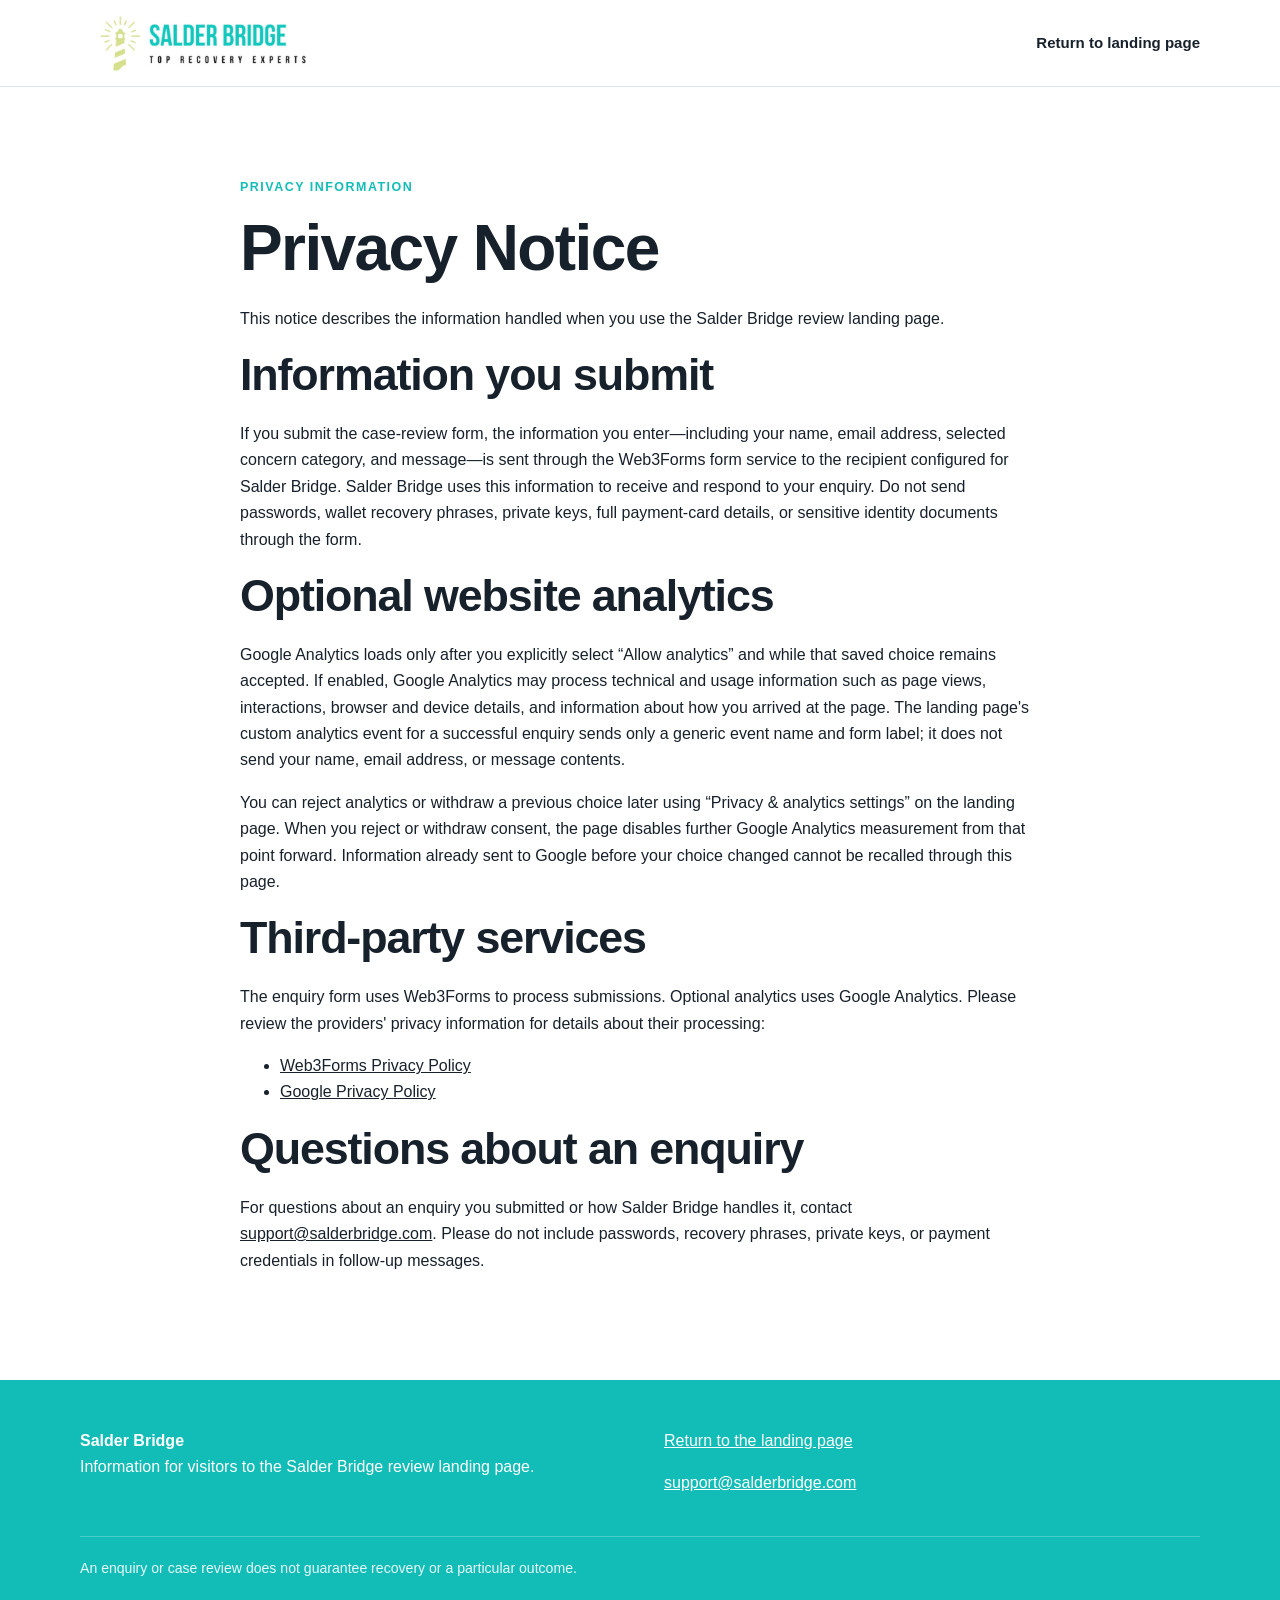
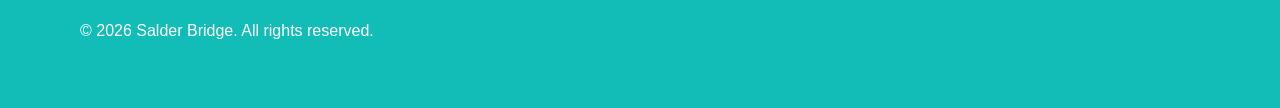
<file: public/privacy.html>
<!doctype html>
<html lang="en">
<head>
  <meta charset="utf-8">
  <meta name="viewport" content="width=device-width, initial-scale=1">
  <meta name="description" content="Privacy information for the Salder Bridge review landing page.">
  <meta name="theme-color" content="#ffffff">
  <title>Privacy Notice | Salder Bridge</title>
  <link rel="stylesheet" href="./css/style.css">
</head>
<body>
  <a class="skip-link" href="#main">Skip to content</a>
  <header class="site-header">
    <div class="container header-inner">
      <a class="brand" href="./index.html" aria-label="Salder Bridge landing page">
        <img class="brand-logo" src="./assets/logo.png" alt="Salder Bridge — Top Recovery Experts" onerror="this.hidden=true;this.nextElementSibling.hidden=false">
        <span class="brand-fallback" hidden>Salder Bridge</span>
      </a>
      <nav aria-label="Page navigation">
        <a href="./index.html">Return to landing page</a>
      </nav>
    </div>
  </header>
  <main id="main">
    <section class="section">
      <div class="container narrow">
        <p class="eyebrow">Privacy information</p>
        <h1>Privacy Notice</h1>
        <p>This notice describes the information handled when you use the Salder Bridge review landing page.</p>

        <h2>Information you submit</h2>
        <p>If you submit the case-review form, the information you enter—including your name, email address, selected concern category, and message—is sent through the Web3Forms form service to the recipient configured for Salder Bridge. Salder Bridge uses this information to receive and respond to your enquiry. Do not send passwords, wallet recovery phrases, private keys, full payment-card details, or sensitive identity documents through the form.</p>

        <h2>Optional website analytics</h2>
        <p>Google Analytics loads only after you explicitly select “Allow analytics” and while that saved choice remains accepted. If enabled, Google Analytics may process technical and usage information such as page views, interactions, browser and device details, and information about how you arrived at the page. The landing page's custom analytics event for a successful enquiry sends only a generic event name and form label; it does not send your name, email address, or message contents.</p>
        <p>You can reject analytics or withdraw a previous choice later using “Privacy &amp; analytics settings” on the landing page. When you reject or withdraw consent, the page disables further Google Analytics measurement from that point forward. Information already sent to Google before your choice changed cannot be recalled through this page.</p>

        <h2>Third-party services</h2>
        <p>The enquiry form uses Web3Forms to process submissions. Optional analytics uses Google Analytics. Please review the providers' privacy information for details about their processing:</p>
        <ul>
          <li><a href="https://web3forms.com/privacy" target="_blank" rel="noopener noreferrer">Web3Forms Privacy Policy</a></li>
          <li><a href="https://policies.google.com/privacy" target="_blank" rel="noopener noreferrer">Google Privacy Policy</a></li>
        </ul>

        <h2>Questions about an enquiry</h2>
        <p>For questions about an enquiry you submitted or how Salder Bridge handles it, contact <a href="mailto:support@salderbridge.com">support@salderbridge.com</a>. Please do not include passwords, recovery phrases, private keys, or payment credentials in follow-up messages.</p>
      </div>
    </section>
  </main>
  <footer class="site-footer">
    <div class="container footer-inner">
      <div><strong>Salder Bridge</strong><p>Information for visitors to the Salder Bridge review landing page.</p></div>
      <div><p><a href="./index.html">Return to the landing page</a></p><p><a href="mailto:support@salderbridge.com">support@salderbridge.com</a></p></div>
      <p class="footer-disclaimer">An enquiry or case review does not guarantee recovery or a particular outcome.</p>
      <p class="footer-copyright">&copy; 2026 Salder Bridge. All rights reserved.</p>
    </div>
  </footer>
</body>
</html>
</file>
<file: public/css/style.css>
/*
 * Initial structural styles only.
 * IMPORTANT: Before visual approval, replace these provisional tokens with
 * exact values sampled from the existing Salderbridge website. Do not rebrand.
 */
:root {
  --brand-primary: #13bdb7;
  --brand-accent: #cbdc78;
  --text: #17212b;
  --muted: #526170;
  --surface: #ffffff;
  --surface-muted: #f4f6f8;
  --border: #dbe2e8;
  --radius: 14px;
  --content-width: 1120px;
  --font-body: Arial, Helvetica, sans-serif;
}
* { box-sizing: border-box; }
html { scroll-behavior: smooth; scroll-padding-top: 110px; }
body { margin: 0; color: var(--text); background: var(--surface); font-family: var(--font-body); line-height: 1.65; }
a { color: inherit; }
img { max-width: 100%; height: auto; }
.container { width: min(var(--content-width), calc(100% - 2.5rem)); margin-inline: auto; }
.narrow { max-width: 800px; }
.skip-link { position: absolute; top: -5rem; left: 1rem; padding: .7rem 1rem; background: var(--surface); z-index: 10; }
.skip-link:focus { top: 1rem; }
.site-header { position: sticky; top: 0; z-index: 1000; border-bottom: 1px solid var(--border); background: rgb(255 255 255 / 96%); backdrop-filter: blur(10px); -webkit-backdrop-filter: blur(10px); }
.header-inner { min-height: 86px; display: flex; align-items: center; justify-content: space-between; gap: 2rem; }
.brand { display: inline-flex; align-items: center; text-decoration: none; min-width: 130px; }
.brand-logo { display: block; width: min(245px, 38vw); max-height: 72px; object-fit: contain; }
.brand-fallback { color: var(--brand-primary); }
.brand-fallback { font-size: 1.3rem; font-weight: 700; }
nav { display: flex; align-items: center; flex-wrap: wrap; gap: 1.3rem; }
nav a { text-decoration: none; font-weight: 600; font-size: .94rem; }
nav a:hover, nav a:focus-visible, .text-link:hover { text-decoration: underline; }
.nav-cta { padding: .65rem 1rem; border: 1px solid var(--brand-primary); border-radius: 8px; }
.hero { padding: clamp(3rem, 8vw, 7rem) 0; }
.hero-grid { display: grid; grid-template-columns: 1.1fr .9fr; align-items: center; gap: clamp(2rem, 6vw, 5rem); }
.eyebrow { text-transform: uppercase; letter-spacing: .12em; font-size: .78rem; font-weight: 700; color: var(--brand-primary); }
h1, h2, h3 { line-height: 1.2; letter-spacing: -.025em; }
h1 { font-size: clamp(2.4rem, 5vw, 4.5rem); margin: .6rem 0 1.2rem; }
h2 { font-size: clamp(1.9rem, 3.5vw, 3rem); margin: .4rem 0 1.2rem; }
h3 { font-size: 1.2rem; }
p { margin-top: 0; }
.hero-lede { color: var(--muted); font-size: clamp(1.1rem, 2vw, 1.3rem); max-width: 58ch; }
.hero-actions { display: flex; flex-wrap: wrap; align-items: center; gap: 1.2rem; margin: 2rem 0 1rem; }
.button { display: inline-flex; align-items: center; justify-content: center; border: 1px solid transparent; border-radius: 8px; padding: .9rem 1.2rem; font: inherit; font-weight: 700; text-decoration: none; cursor: pointer; }
.button-primary { background: var(--brand-primary); color: white; }
.button-primary:hover { filter: brightness(1.12); }
.text-link { font-weight: 700; }
.care-note { color: var(--muted); font-size: .9rem; }
.hero-art { min-height: 340px; border-radius: var(--radius); background: linear-gradient(145deg, #f3fcfb, #fbfced); border: 1px solid #d9f0ed; display: grid; place-items: center; padding: 1.25rem; overflow: hidden; }
.hero-image { display: block; width: 100%; max-height: 390px; object-fit: contain; border-radius: 10px; }
.hero-image-fallback { width: 100%; min-height: 260px; display: flex; flex-direction: column; align-items: center; justify-content: center; gap: 1.2rem; text-align: center; color: var(--brand-primary); }
.hero-image-fallback[hidden] { display: none; }
.visual-shield { display: grid; place-items: center; width: 100px; height: 115px; border: 5px solid #cbdc78; border-radius: 48% 48% 55% 55%; color: #13bdb7; font-size: 3rem; font-weight: 800; }
.visual-orbit { display: none; }
.asset-needed { color: var(--muted); text-align: center; max-width: 24ch; }
.section { padding: clamp(3.5rem, 7vw, 6rem) 0; }
.section-muted { background: var(--surface-muted); }
.steps { display: grid; grid-template-columns: repeat(3, minmax(0, 1fr)); gap: 1.2rem; margin: 2rem 0; }
.step, .contact-card { border: 1px solid var(--border); border-radius: var(--radius); padding: 1.5rem; background: var(--surface); }
.step-number { display: inline-block; font-weight: 800; color: var(--brand-accent); font-size: 1.1rem; margin-bottom: .8rem; }
.form-layout { display: grid; grid-template-columns: .85fr 1.15fr; gap: clamp(2rem, 6vw, 5rem); align-items: start; }
form { display: grid; gap: .65rem; padding: clamp(1.2rem, 3vw, 2rem); border: 1px solid var(--border); border-radius: var(--radius); box-shadow: 0 10px 35px rgb(0 0 0 / 5%); }
label { font-weight: 700; font-size: .95rem; }
input, select, textarea { width: 100%; padding: .8rem .9rem; border: 1px solid #aab6c2; border-radius: 7px; background: white; color: var(--text); font: inherit; }
input:focus-visible, select:focus-visible, textarea:focus-visible, button:focus-visible, a:focus-visible, summary:focus-visible { outline: 3px solid var(--brand-accent); outline-offset: 2px; }
.consent-row { display: flex; align-items: flex-start; gap: .7rem; margin: .5rem 0; font-weight: 400; }
.consent-row input { width: auto; margin-top: .45rem; }
.form-status { color: var(--muted); font-size: .9rem; margin: .4rem 0 0; }
details { border-bottom: 1px solid var(--border); padding: 1rem 0; }
summary { cursor: pointer; font-weight: 700; }
.site-footer { padding: 3rem 0; background: var(--brand-primary); color: white; }
.footer-inner { display: grid; grid-template-columns: 1fr 1fr; gap: 1.5rem 3rem; }
.footer-social { margin-top: 1.5rem; }
.footer-social > p { margin-bottom: .45rem; }
.footer-social-note { max-width: 38ch; font-size: .92rem; opacity: .92; }
.social-links { display: flex; flex-wrap: wrap; gap: .6rem; list-style: none; padding: 0; margin: .75rem 0 0; }
.social-link { display: inline-flex; align-items: center; gap: .5rem; min-height: 40px; padding: .45rem .75rem; border: 1px solid rgb(255 255 255 / 35%); border-radius: 999px; background: rgb(255 255 255 / 8%); color: white; text-decoration: none; font-size: .9rem; font-weight: 600; }
.social-link:hover, .social-link:focus-visible { background: rgb(255 255 255 / 18%); text-decoration: none; }
.social-icon { width: 1.1rem; height: 1.1rem; flex: 0 0 auto; }
.footer-disclaimer { grid-column: 1 / -1; font-size: .88rem; opacity: .9; border-top: 1px solid rgb(255 255 255 / 25%); padding-top: 1.2rem; }
/* Optional Google Analytics consent panel */
.analytics-consent[hidden] { display: none; }
.analytics-consent { position: fixed; z-index: 3000; inset: auto 1rem 1rem; margin-inline: auto; width: min(760px, calc(100% - 2rem)); display: flex; align-items: flex-start; justify-content: space-between; gap: 1.25rem; padding: 1.2rem; border: 1px solid var(--border); border-radius: var(--radius); background: #fff; color: var(--text); box-shadow: 0 12px 38px rgb(0 0 0 / 22%); }
.analytics-consent-copy { flex: 1 1 auto; min-width: 0; }
.analytics-consent h2 { margin: 0 0 .45rem; font-size: 1.1rem; }
.analytics-consent p { margin: 0 0 .55rem; font-size: .9rem; line-height: 1.5; }
.analytics-consent a { color: #075e9b; text-decoration: underline; }
.analytics-consent-actions { display: flex; flex: 0 0 auto; flex-direction: column; gap: .5rem; min-width: 145px; }
.analytics-button, .privacy-settings-button { font: inherit; font-weight: 700; cursor: pointer; border-radius: 7px; padding: .65rem .85rem; }
.analytics-accept { border: 1px solid var(--brand-primary); background: var(--brand-primary); color: #fff; }
.analytics-reject { border: 1px solid var(--border); background: #fff; color: var(--text); }
.analytics-button:focus-visible, .privacy-settings-button:focus-visible { outline: 3px solid var(--brand-accent); outline-offset: 2px; }
.footer-privacy { grid-column: 1 / -1; margin: 0; }
.privacy-settings-button { color: #fff; background: transparent; border: 1px solid rgb(255 255 255 / 55%); font-size: .85rem; }
.privacy-settings-button:hover { background: rgb(255 255 255 / 12%); }
@media (max-width: 800px) {
  .analytics-consent { flex-direction: column; gap: .8rem; }
  .analytics-consent-actions { flex-direction: row; flex-wrap: wrap; width: 100%; }
  .analytics-button { flex: 1 1 135px; }
}

@media (max-width: 800px) {
  .header-inner { align-items: flex-start; flex-direction: column; padding-block: .65rem; gap: .45rem; }
  .brand-logo { max-height: 52px; width: min(210px, 65vw); }
  nav { gap: .8rem 1rem; }
  .hero-grid, .form-layout { grid-template-columns: 1fr; }
  .hero-art { min-height: 220px; }
  .steps { grid-template-columns: 1fr; }
}
@media (max-width: 480px) {
  .container { width: min(var(--content-width), calc(100% - 1.4rem)); }
  nav { font-size: .9rem; gap: .55rem .8rem; }
  .header-inner { gap: .35rem; }
  html { scroll-padding-top: 135px; }
  nav .nav-cta { padding: .55rem .7rem; }
  .footer-inner { grid-template-columns: 1fr; }
  .footer-disclaimer { grid-column: auto; }
}
@media (prefers-reduced-motion: reduce) {
  html { scroll-behavior: auto; }
  *, *::before, *::after { animation-duration: .01ms !important; transition-duration: .01ms !important; }
}
</file>
